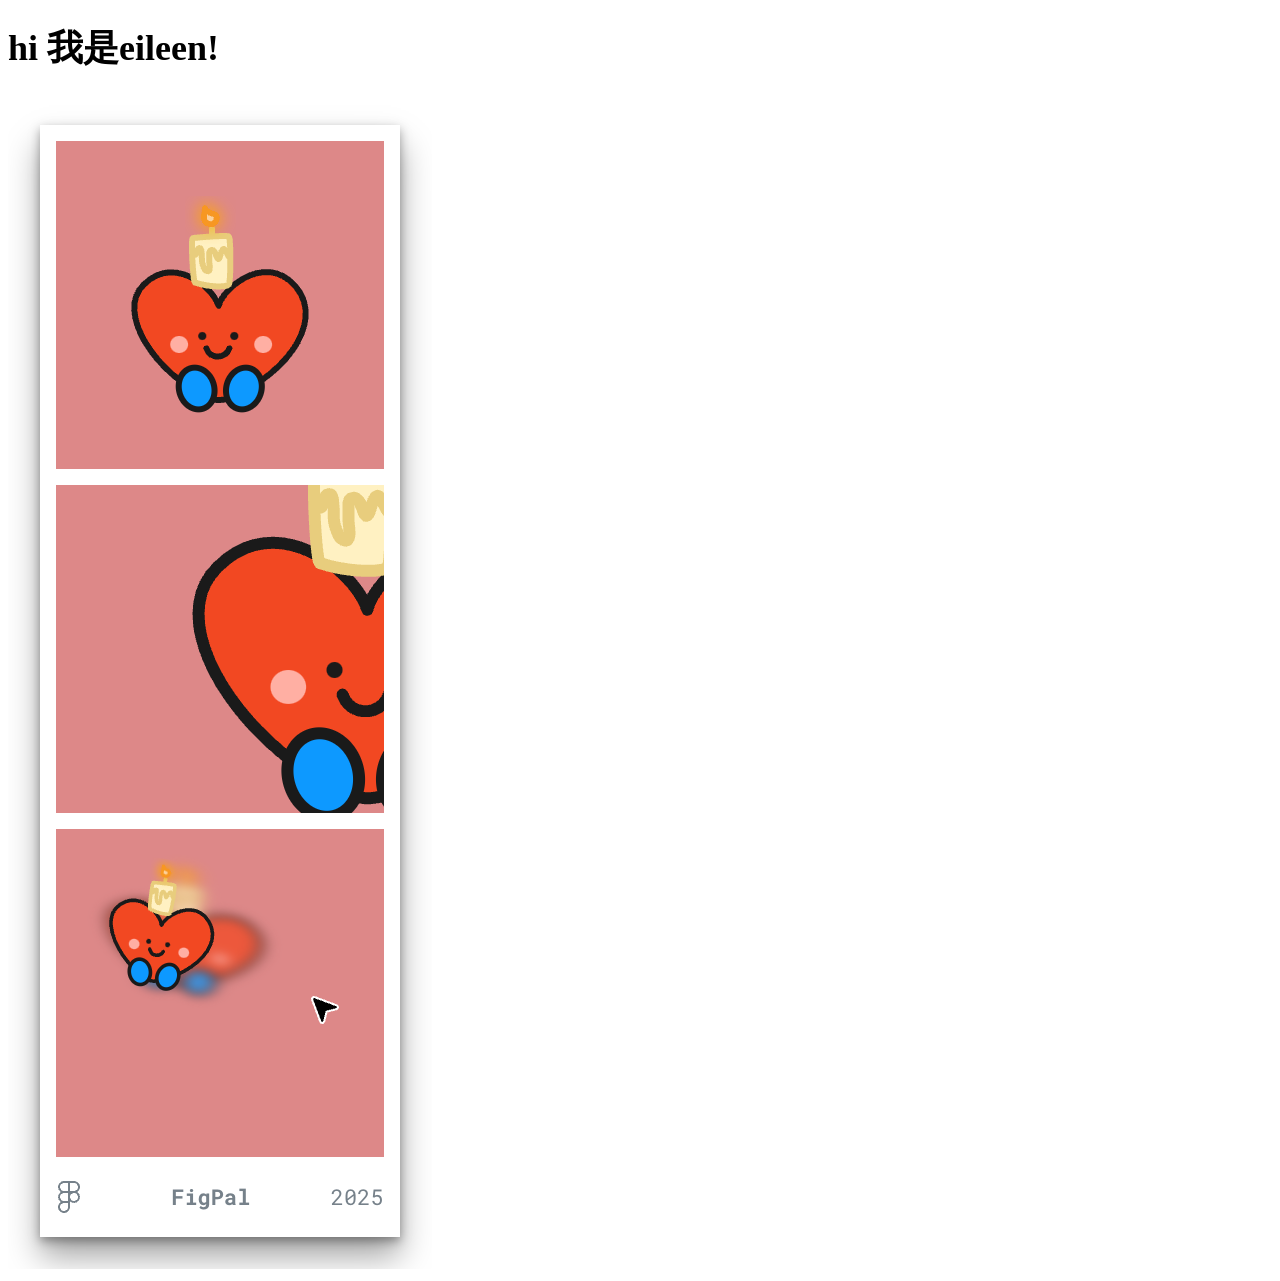
<file: students/2026-03-18-eileen/index.html>
<!DOCTYPE html>
<html lang="en">
<head>
    <meta charset="UTF-8">
    <meta name="viewport" content="width=device-width, initial-scale=1.0">
    <title>Document</title>
    <link rel="stylesheet" href="style.css">
</head>
<body>
    <h1>hi 我是eileen!</h1>
    <img src="FigPal.png" alt="figma圖片">
</body>
</html>
</file>
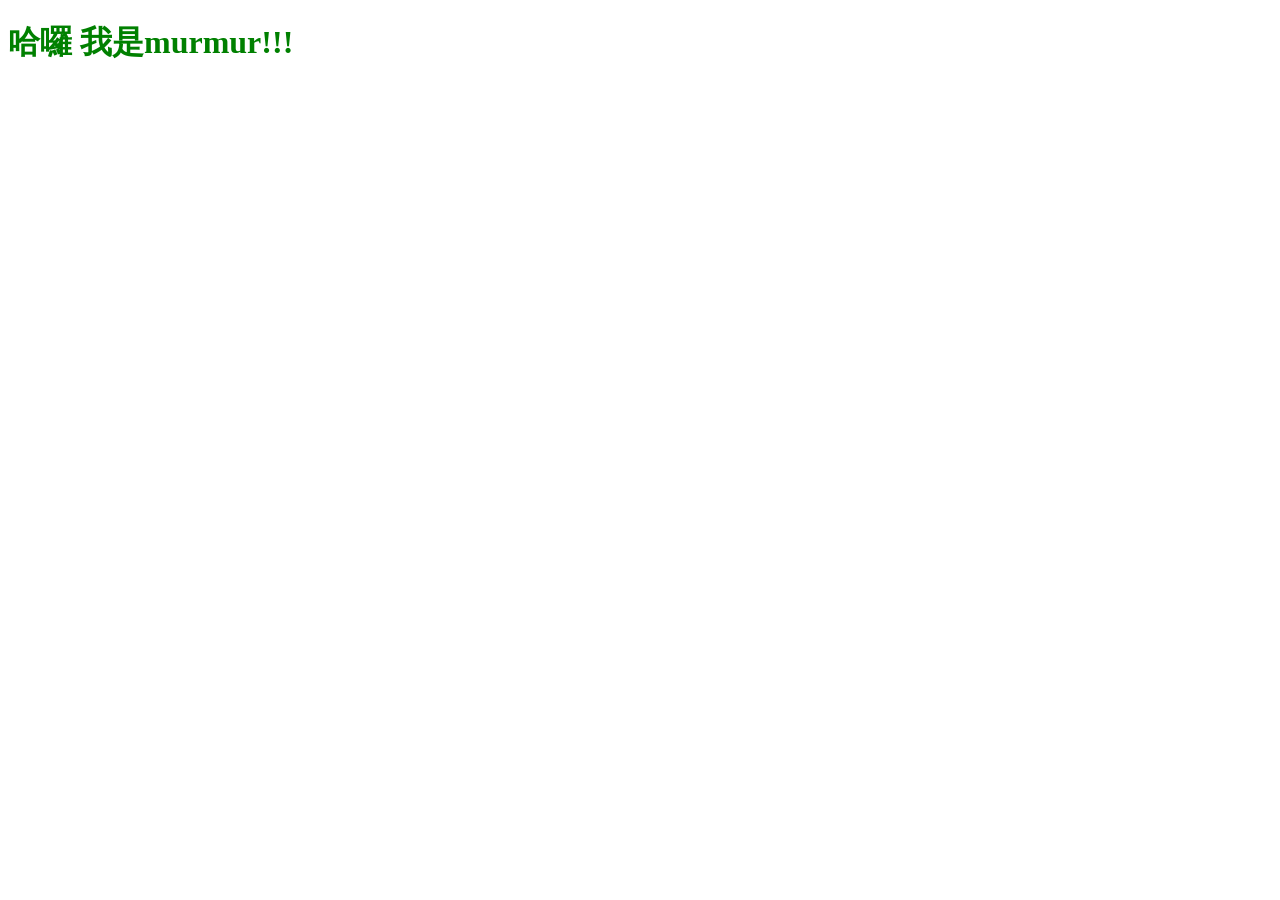
<file: students/2026-03-18-murmur/index.html>
<!DOCTYPE html>
<html lang="en">
<head>
    <meta charset="UTF-8">
    <meta name="viewport" content="width=device-width, initial-scale=1.0">
    <title>Document</title>
    <link rel="stylesheet" href="style.css">
</head>
<body>
    <h1>哈囉 我是murmur!!!</h1>
</body>
</html>
</file>
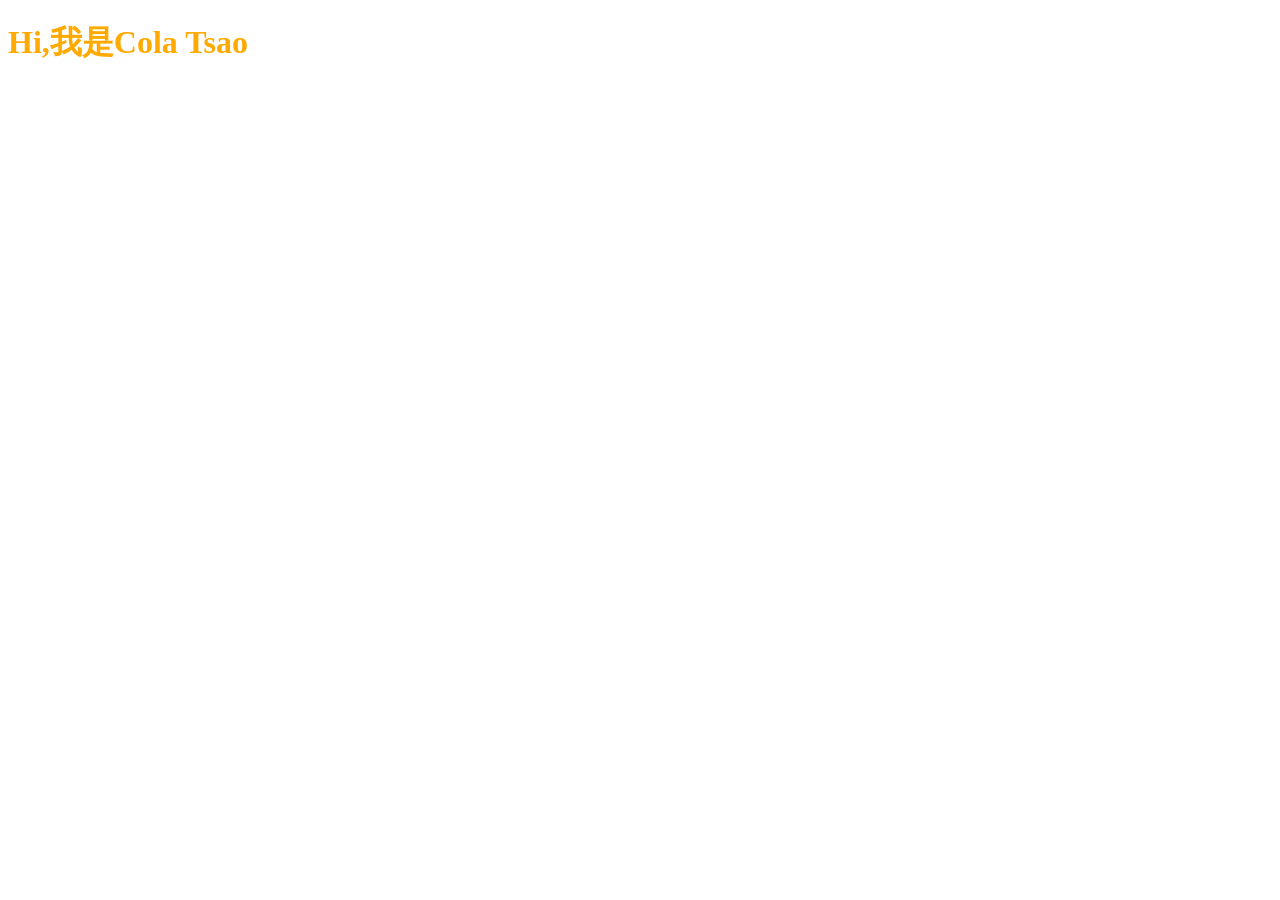
<file: students/2026-03-18-tsaonientzu/index.html>
<!DOCTYPE html>
<html lang="en">
<head>
  <meta charset="UTF-8">
  <meta name="viewport" content="width=device-width, initial-scale=1.0">
  <title>Document</title>
  <link rel="stylesheet" href="style.css">
</head>
<body>
  <div class="container">
    <h1>Hi,我是Cola Tsao</h1>
  </div>
</body>
</html>
</file>
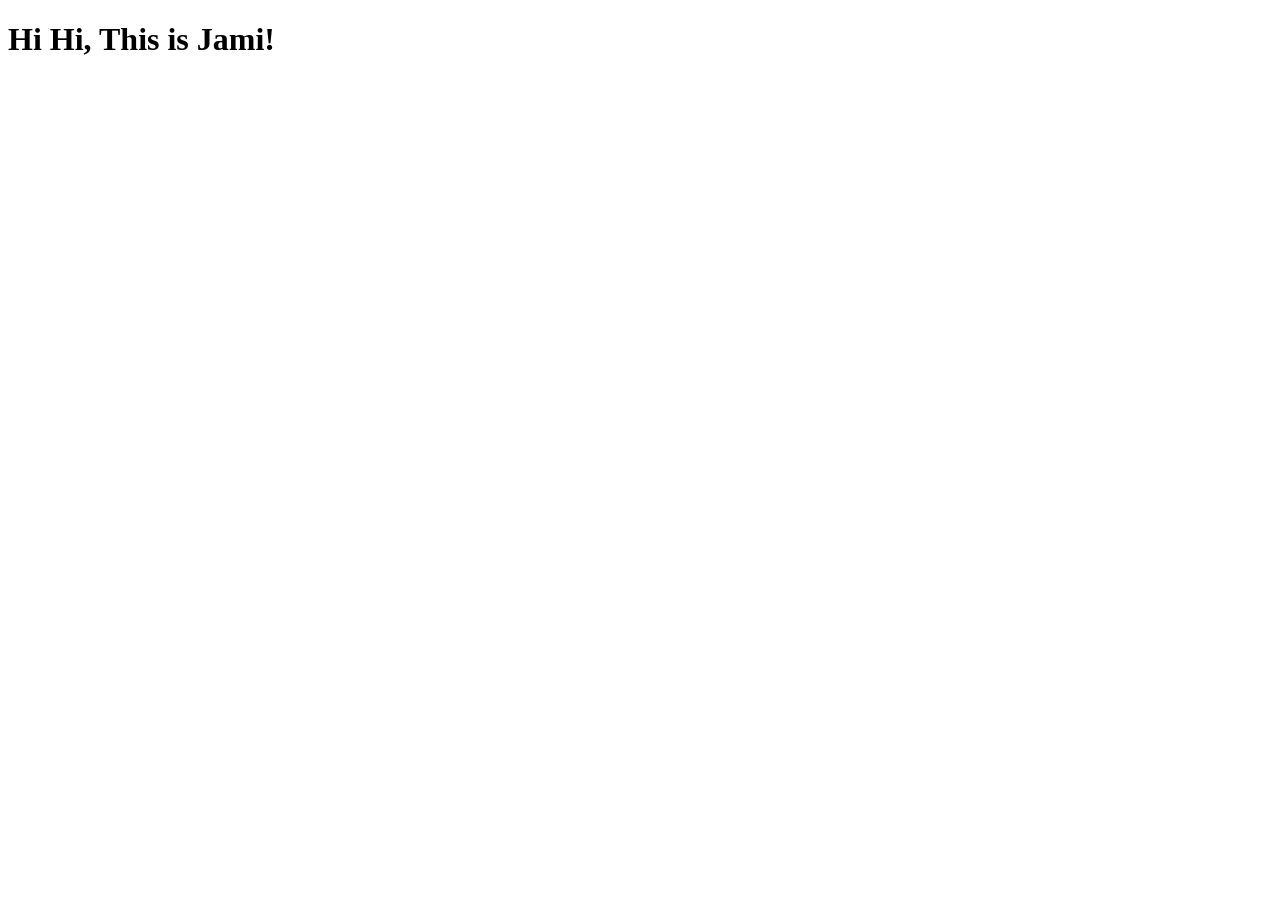
<file: students/2026-03-19-Jami/index.html>
<!DOCTYPE html>
<html lang="en">

<head>
    <meta charset="UTF-8">
    <meta name="viewport" content="width=device-width, initial-scale=1.0">
    <title>Document</title>
</head>

<body>
    <h1>Hi Hi, This is Jami!</h1>
</body>

</html>
</file>
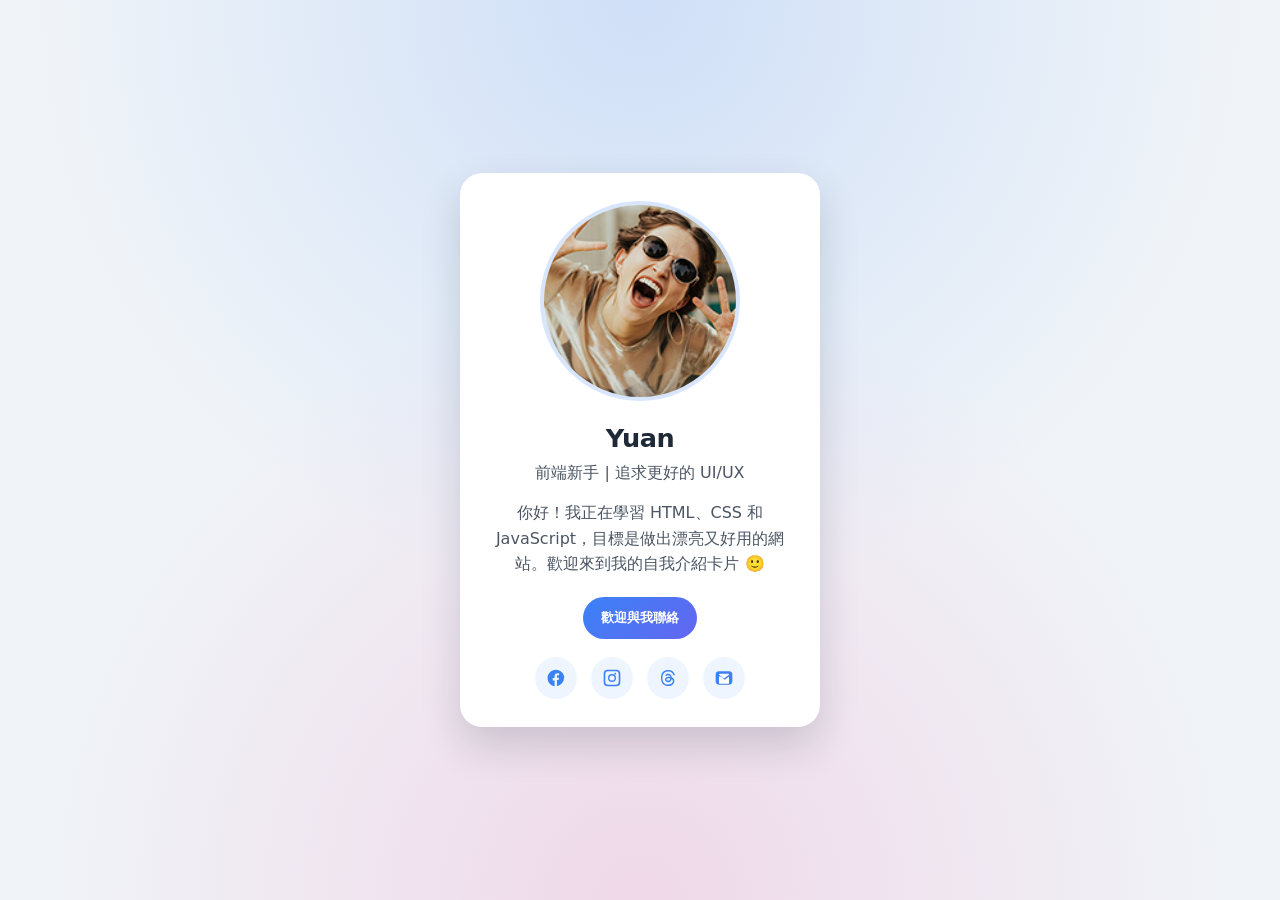
<file: students/2026-03-19-yuan/index.html>
<!DOCTYPE html>
<html lang="zh-Hant-TW">
<head>
  <meta charset="UTF-8">
  <meta name="viewport" content="width=device-width, initial-scale=1.0">
  <title>自我介紹</title>
  <link rel="stylesheet" href="style.css">
</head>
<body>
  <main class="card">
    <img src="people.png" alt="我的大頭照" class="card__avatar" />
    <h1 class="card__name">Yuan</h1>
    <p class="card__subtitle">前端新手 | 追求更好的 UI/UX</p>
    <p class="card__bio">你好！我正在學習 HTML、CSS 和 JavaScript，目標是做出漂亮又好用的網站。歡迎來到我的自我介紹卡片 🙂</p>
    <button class="card__button" type="button" onclick="alert('感謝瀏覽！')">歡迎與我聯絡</button>

    <div class="card__socials" aria-label="社群連結">
      <a class="card__social" href="#" aria-label="Facebook" title="Facebook">
        <svg viewBox="0 0 24 24" aria-hidden="true" fill="currentColor" width="20" height="20">
          <path d="M22 12.07C22 6.48 17.52 2 11.93 2S1.86 6.48 1.86 12.07c0 5.01 3.66 9.17 8.44 9.92v-7.03H8.02v-2.9h2.28V9.69c0-2.26 1.34-3.51 3.39-3.51.98 0 2 .18 2 .18v2.2h-1.12c-1.1 0-1.44.68-1.44 1.37v1.65h2.45l-.39 2.9h-2.06v7.03c4.79-.75 8.45-4.91 8.45-9.92z"/>
        </svg>
      </a>
      <a class="card__social" href="#" aria-label="Instagram" title="Instagram">
        <svg viewBox="0 0 24 24" aria-hidden="true" fill="currentColor" width="20" height="20">
          <path d="M12 7.2a4.8 4.8 0 100 9.6 4.8 4.8 0 000-9.6zm0 7.92a3.12 3.12 0 110-6.24 3.12 3.12 0 010 6.24zm5.04-8.34a1.12 1.12 0 11-2.24 0 1.12 1.12 0 012.24 0z"/>
          <path d="M17.16 2H6.84A4.84 4.84 0 002 6.84v10.32A4.84 4.84 0 006.84 22h10.32A4.84 4.84 0 0022 17.16V6.84A4.84 4.84 0 0017.16 2zm2.88 15.16a2.9 2.9 0 01-2.88 2.88H6.84a2.9 2.9 0 01-2.88-2.88V6.84a2.9 2.9 0 012.88-2.88h10.32a2.9 2.9 0 012.88 2.88v10.32z"/>
        </svg>
      </a>
      <a class="card__social" href="#" aria-label="Threads" title="Threads">
        <svg xmlns="http://www.w3.org/2000/svg" width="16" height="16" fill="currentColor" class="bi bi-threads" viewBox="0 0 16 16" aria-hidden="true">
          <path d="M6.321 6.016c-.27-.18-1.166-.802-1.166-.802.756-1.081 1.753-1.502 3.132-1.502.975 0 1.803.327 2.394.948s.928 1.509 1.005 2.644q.492.207.905.484c1.109.745 1.719 1.86 1.719 3.137 0 2.716-2.226 5.075-6.256 5.075C4.594 16 1 13.987 1 7.994 1 2.034 4.482 0 8.044 0 9.69 0 13.55.243 15 5.036l-1.36.353C12.516 1.974 10.163 1.43 8.006 1.43c-3.565 0-5.582 2.171-5.582 6.79 0 4.143 2.254 6.343 5.63 6.343 2.777 0 4.847-1.443 4.847-3.556 0-1.438-1.208-2.127-1.27-2.127-.236 1.234-.868 3.31-3.644 3.31-1.618 0-3.013-1.118-3.013-2.582 0-2.09 1.984-2.847 3.55-2.847.586 0 1.294.04 1.663.114 0-.637-.54-1.728-1.9-1.728-1.25 0-1.566.405-1.967.868ZM8.716 8.19c-2.04 0-2.304.87-2.304 1.416 0 .878 1.043 1.168 1.6 1.168 1.02 0 2.067-.282 2.232-2.423a6.2 6.2 0 0 0-1.528-.161"/>
        </svg>
      </a>
      <a class="card__social" href="mailto:you@example.com" aria-label="Email" title="Email">
        <svg viewBox="0 0 24 24" aria-hidden="true" width="20" height="20">
          <rect x="2" y="4" width="20" height="16" rx="4" fill="#3b82f6" />
          <path fill="#fff" d="M6 8a1 1 0 011-1h10a1 1 0 011 1v.01l-6 4.5-6-4.5V8zm0 2.3V18a1 1 0 001 1h10a1 1 0 001-1v-7.7l-5 3.75-5-3.75z"/>
        </svg>
      </a>
    </div>
  </main>
</body>
</html>
</file>
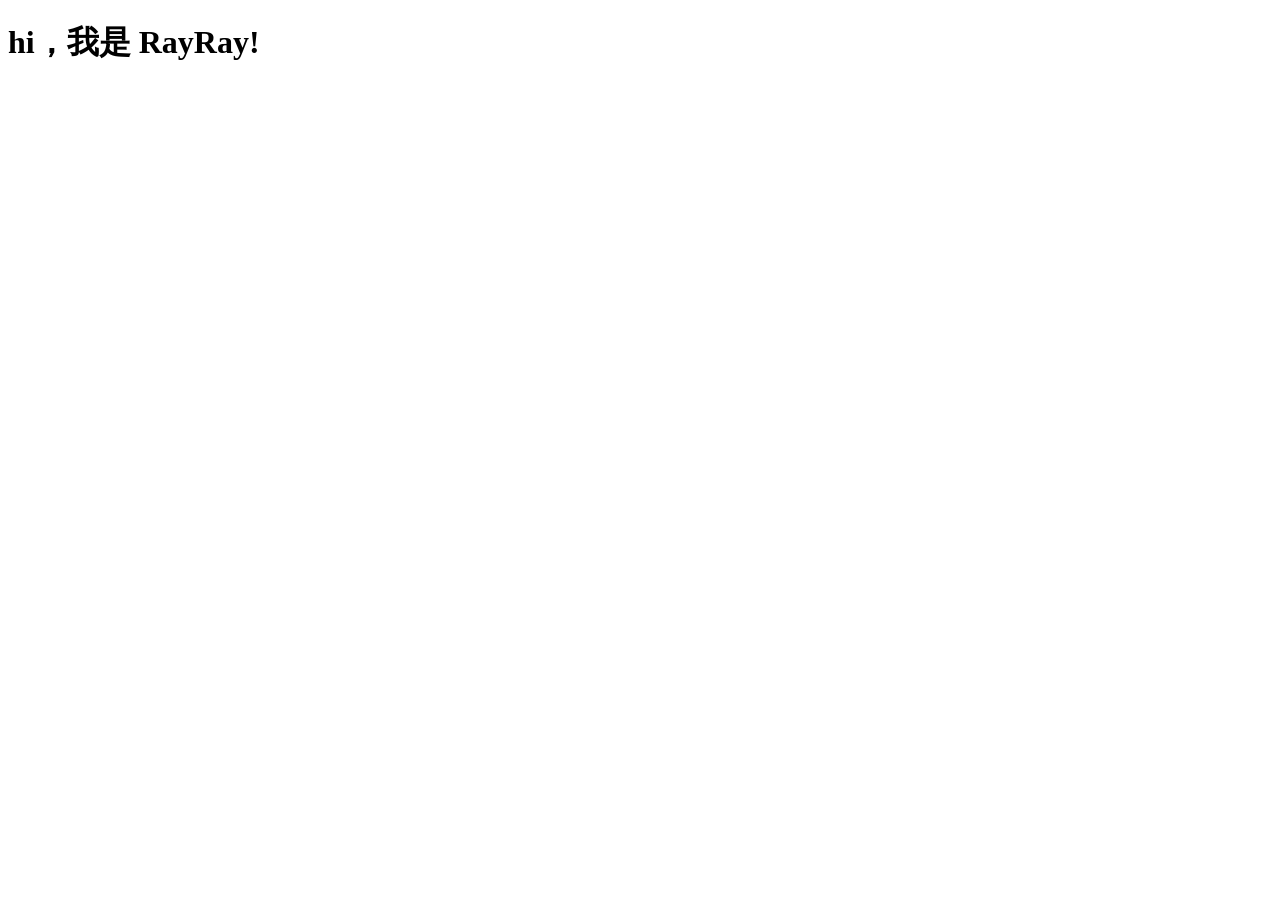
<file: students/2026-03-20-rayray/index.html>
<!doctype html>
<html lang="en">
  <head>
    <meta charset="UTF-8" />
    <meta name="viewport" content="width=device-width, initial-scale=1.0" />
    <title>Document</title>
  </head>
  <body>
    <h1>hi，我是 RayRay!</h1>
  </body>
</html>
</file>
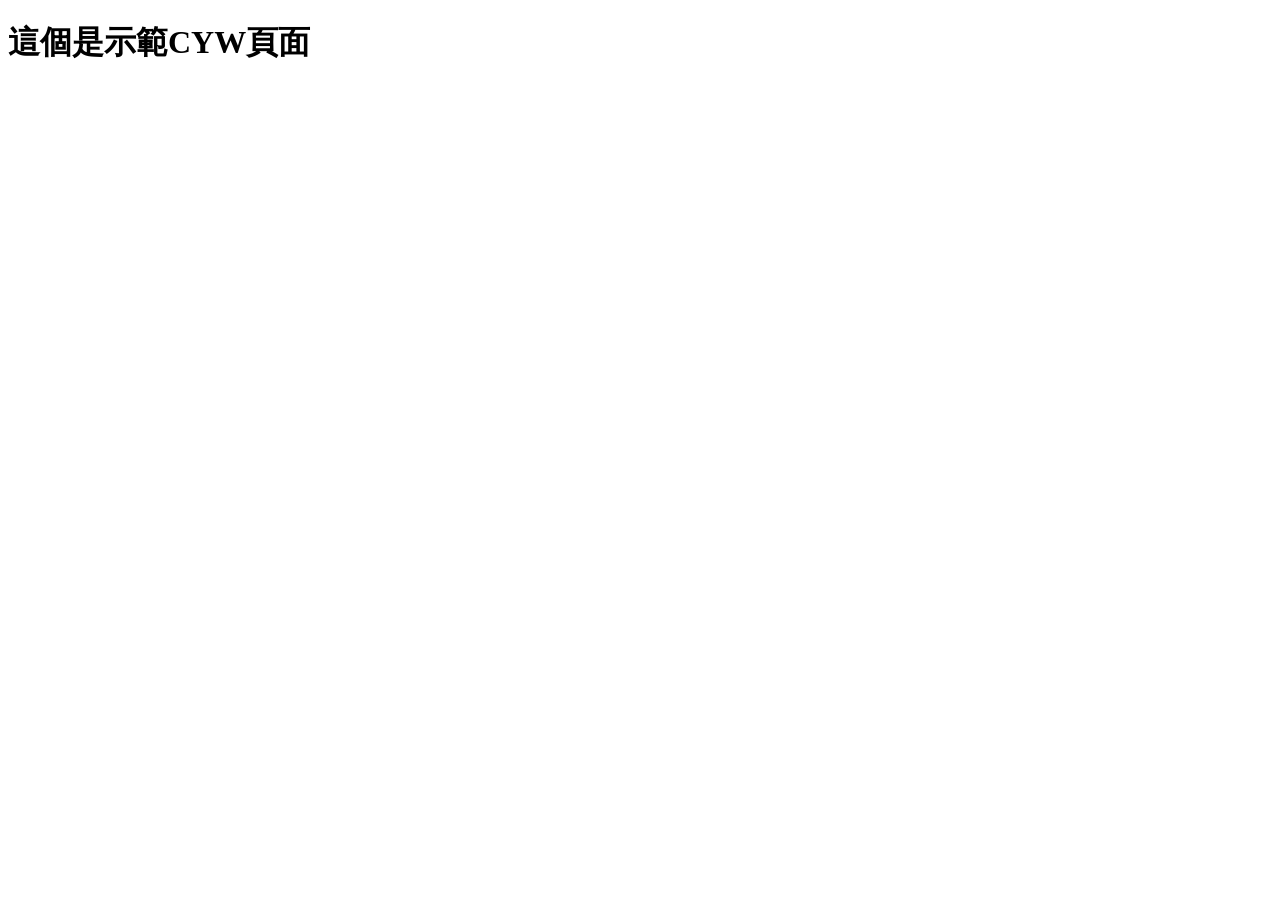
<file: students/2026-03-22-CYW/index.html>
<!DOCTYPE html>
<html lang="en">
<head>
    <meta charset="UTF-8">
    <meta name="viewport" content="width=device-width, initial-scale=1.0">
    <title>Document</title>
</head>
<body>
    <h1>這個是示範CYW頁面</h1>
</body>
</html>
</file>
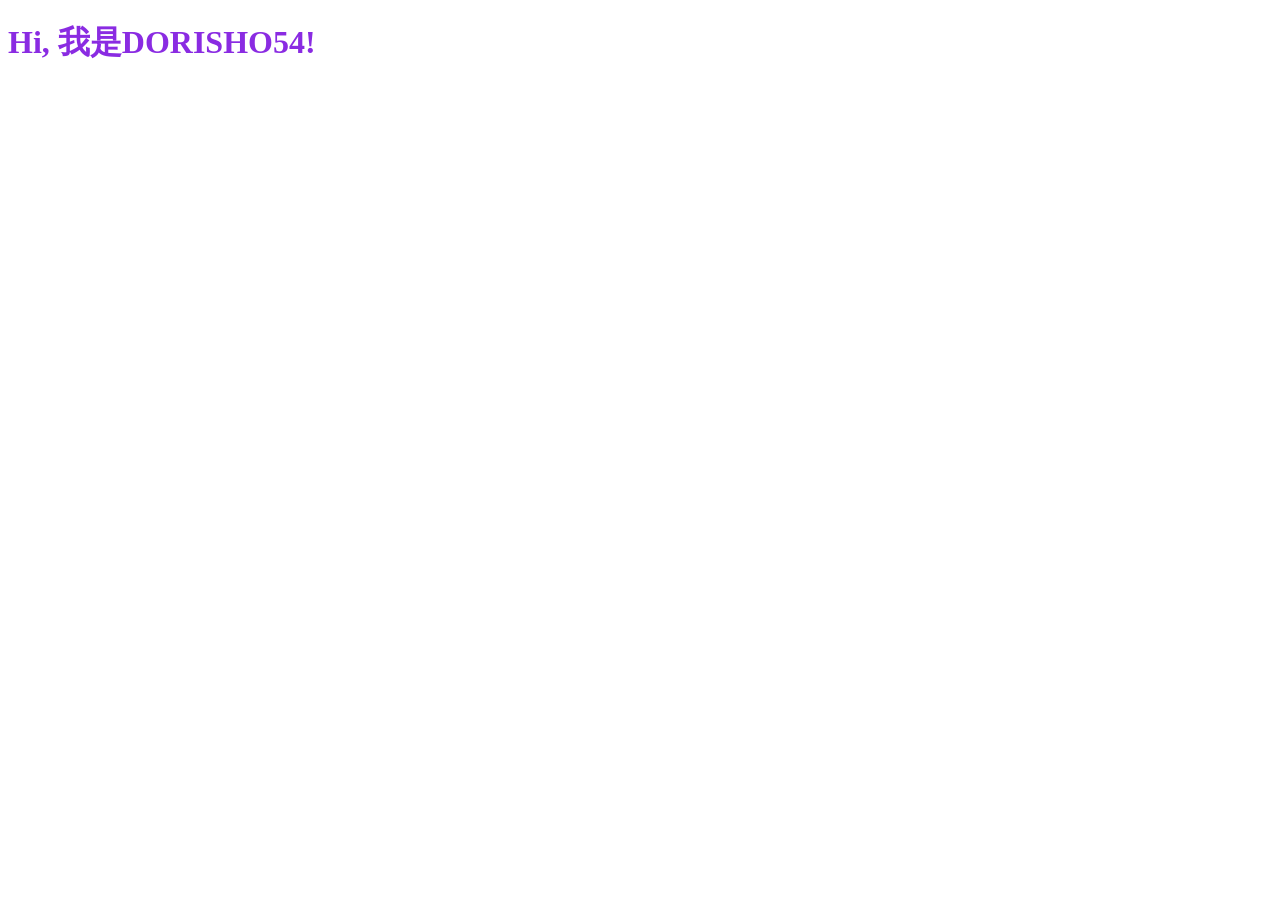
<file: students/2026-3-23-dorisho54/index.html>
<!DOCTYPE html>
<html lang="en">
<head>
    <meta charset="UTF-8">
    <meta name="viewport" content="width=<device-width>, initial-scale=1.0">
    <title>Document</title>
    <link rel = "stylesheet" href="style.css">
</head>
<body>
    <h1>Hi, 我是DORISHO54!</h1>
</body>
</html>
</file>
<file: students/2026-03-18-eileen/style.css>
h1{
    color:black;
    font-size: 36px;
    margin-bottom: 20px;
}
</file>
<file: students/2026-03-18-murmur/style.css>
h1{color: green;}
</file>
<file: students/2026-03-18-tsaonientzu/style.css>
h1{
  color: #fa0;
}
</file>
<file: students/2026-03-19-yuan/style.css>
/* style.css
   簡單自我介紹卡片樣式
*/

:root {
  --bg: #f0f4f8;
  --card: #ffffff;
  --text: #1f2937;
  --muted: #4b5563;
  --primary: #3b82f6;
  --shadow: rgba(15, 23, 42, 0.16);
}

* {
  box-sizing: border-box;
}

body {
  min-height: 100vh;
  margin: 0;
  font-family: system-ui, -apple-system, BlinkMacSystemFont, "Segoe UI", sans-serif;
  background: radial-gradient(circle at top, rgba(59, 130, 246, 0.18), transparent 55%),
    radial-gradient(circle at bottom, rgba(236, 72, 153, 0.16), transparent 55%),
    var(--bg);
  display: grid;
  place-items: center;
  padding: 24px;
}

.card {
  background: var(--card);
  border-radius: 22px;
  box-shadow: 0 18px 40px var(--shadow);
  max-width: 360px;
  width: 100%;
  padding: 28px 24px;
  text-align: center;
}

.card__avatar {
  width: 200px;
  height: 200px;
  border-radius: 999px;
  object-fit: cover;
  margin: 0 auto 18px;
  border: 4px solid rgba(59, 130, 246, 0.2);
}

.card__name {
  margin: 0 0 10px;
  font-size: 1.6rem;
  letter-spacing: -0.02em;
  color: var(--text);
}

.card__subtitle {
  margin: 0 0 16px;
  font-size: 1rem;
  color: var(--muted);
  font-weight: 500;
}

.card__bio {
  margin: 0 0 20px;
  color: var(--muted);
  line-height: 1.6;
}

.card__button {
  padding: 12px 18px;
  border-radius: 999px;
  border: none;
  font-weight: 600;
  color: white;
  background: linear-gradient(135deg, #3b82f6, #6366f1);
  cursor: pointer;
  transition: transform 0.15s ease, box-shadow 0.15s ease;
}

.card__button:hover {
  transform: translateY(-1px);
  box-shadow: 0 12px 24px rgba(59, 130, 246, 0.3);
}

.card__button:active {
  transform: translateY(0);
}

.card__socials {
  display: flex;
  justify-content: center;
  gap: 14px;
  margin-top: 18px;
}

.card__social {
  width: 42px;
  height: 42px;
  border-radius: 999px;
  display: grid;
  place-items: center;
  background: rgba(59, 130, 246, 0.08);
  color: var(--primary);
  text-decoration: none;
  transition: transform 0.15s ease, background 0.15s ease;
}

.card__social:hover {
  transform: translateY(-2px);
  background: rgba(59, 130, 246, 0.18);
}
</file>
<file: students/2026-3-23-dorisho54/style.css>
h1 {
    color: blueviolet;
}
</file>
